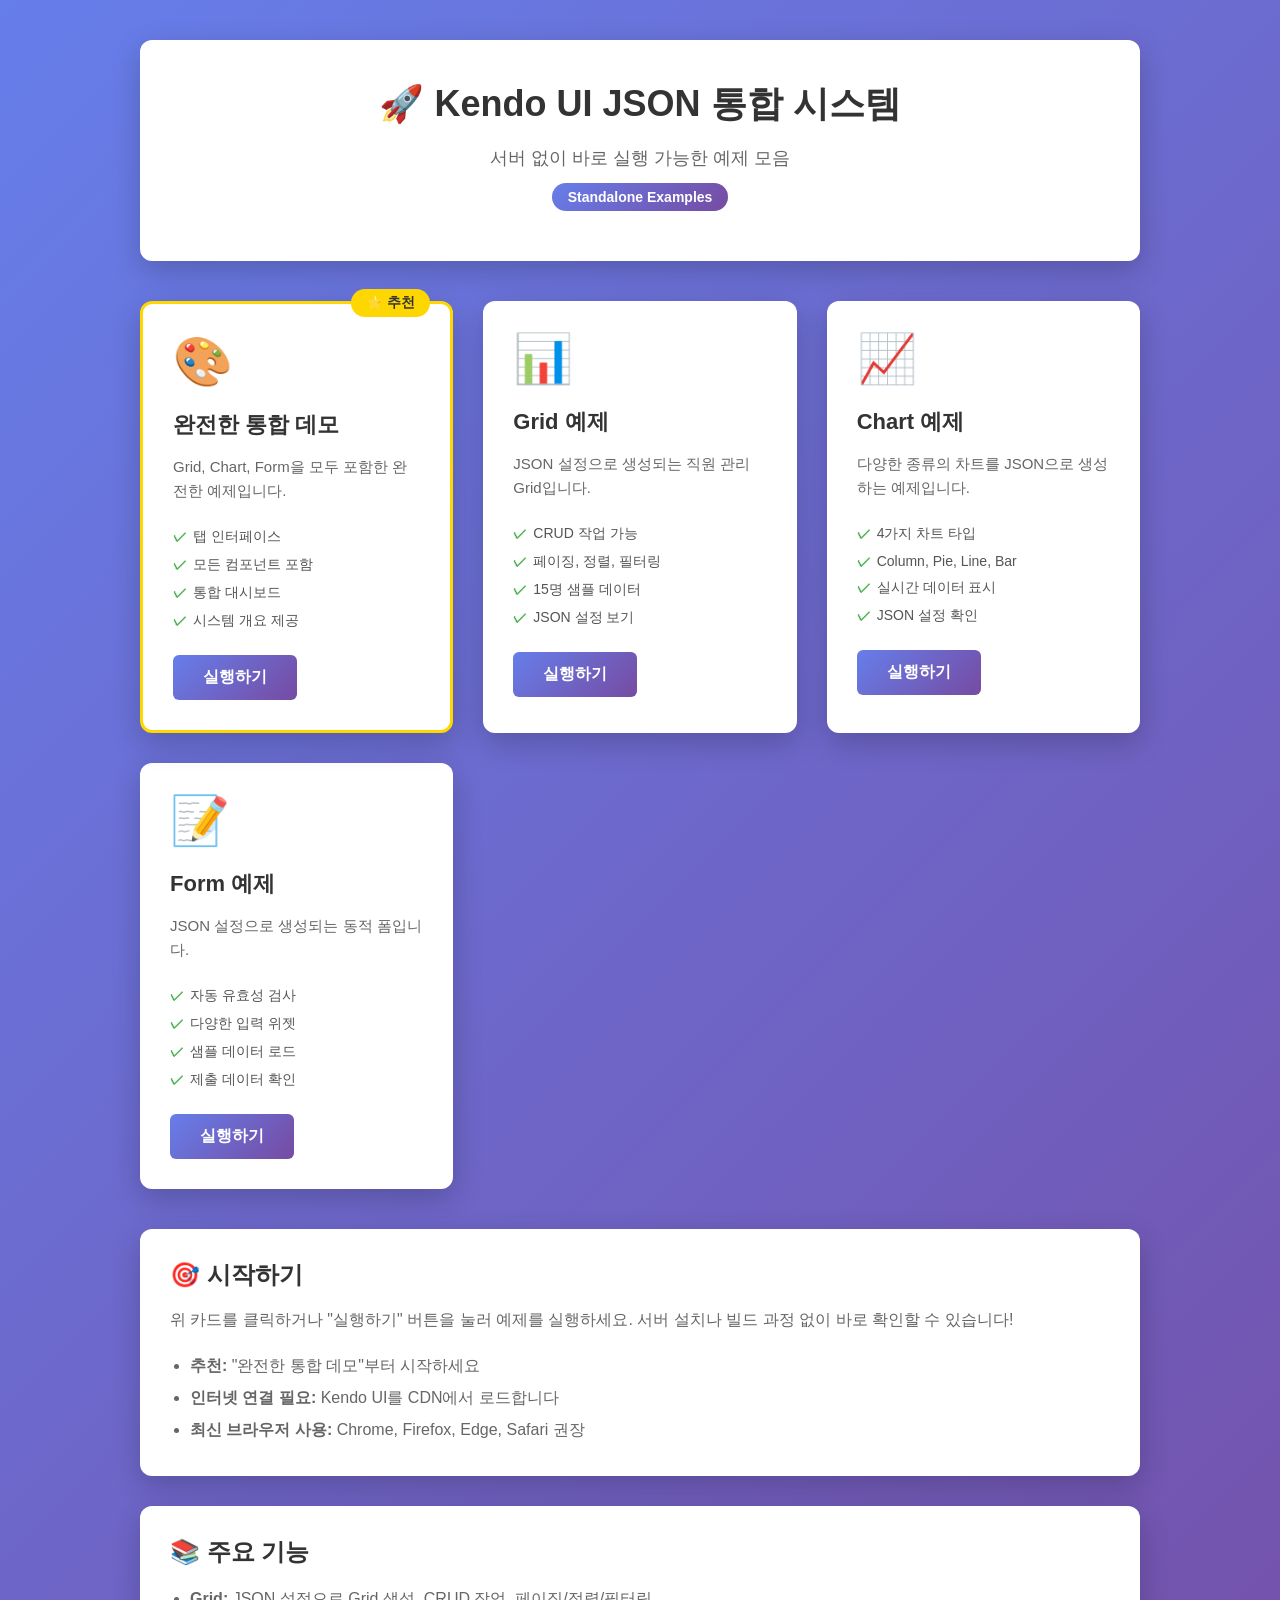
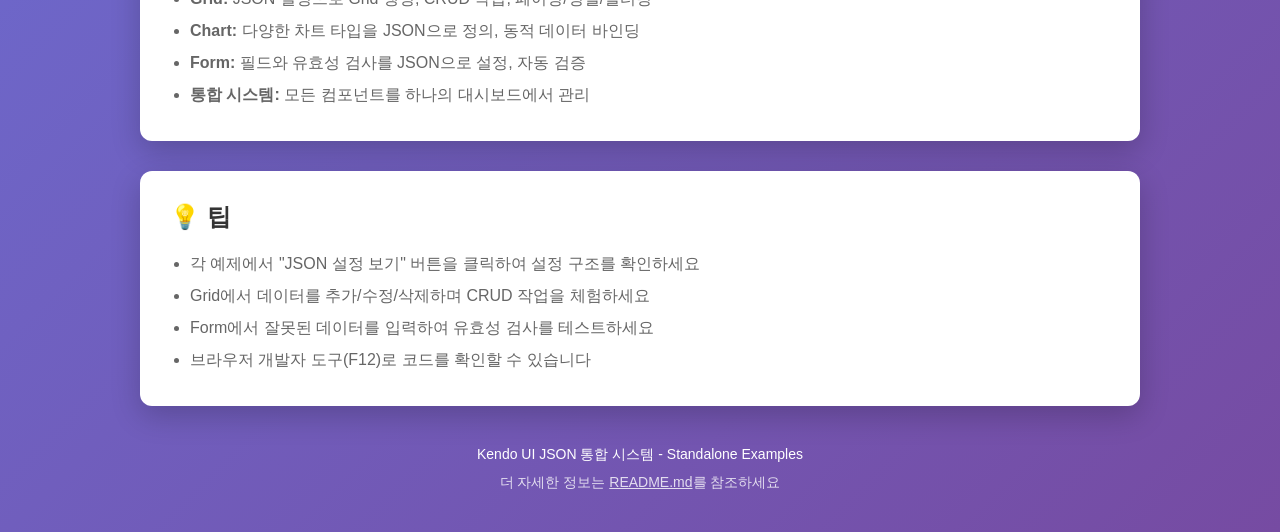
<file: examples/index.html>
<!DOCTYPE html>
<html lang="ko">
<head>
    <meta charset="UTF-8">
    <meta name="viewport" content="width=device-width, initial-scale=1.0">
    <title>Kendo UI JSON 통합 시스템 - 예제 모음</title>
    <style>
        * {
            margin: 0;
            padding: 0;
            box-sizing: border-box;
        }

        body {
            font-family: 'Segoe UI', Tahoma, Geneva, Verdana, sans-serif;
            background: linear-gradient(135deg, #667eea 0%, #764ba2 100%);
            min-height: 100vh;
            padding: 40px 20px;
        }

        .container {
            max-width: 1000px;
            margin: 0 auto;
        }

        .header {
            background-color: white;
            padding: 40px;
            border-radius: 12px;
            box-shadow: 0 10px 30px rgba(0,0,0,0.2);
            margin-bottom: 40px;
            text-align: center;
        }

        .header h1 {
            color: #333;
            font-size: 36px;
            margin-bottom: 15px;
        }

        .header p {
            color: #666;
            font-size: 18px;
            line-height: 1.6;
        }

        .badge {
            display: inline-block;
            padding: 6px 16px;
            background: linear-gradient(135deg, #667eea 0%, #764ba2 100%);
            color: white;
            border-radius: 20px;
            font-size: 14px;
            font-weight: 600;
            margin: 10px 0;
        }

        .examples-grid {
            display: grid;
            grid-template-columns: repeat(auto-fit, minmax(300px, 1fr));
            gap: 30px;
            margin-bottom: 40px;
        }

        .example-card {
            background-color: white;
            border-radius: 12px;
            padding: 30px;
            box-shadow: 0 10px 30px rgba(0,0,0,0.2);
            transition: transform 0.3s, box-shadow 0.3s;
            cursor: pointer;
        }

        .example-card:hover {
            transform: translateY(-5px);
            box-shadow: 0 15px 40px rgba(0,0,0,0.3);
        }

        .example-icon {
            font-size: 48px;
            margin-bottom: 20px;
        }

        .example-card h3 {
            color: #333;
            font-size: 22px;
            margin-bottom: 15px;
        }

        .example-card p {
            color: #666;
            font-size: 15px;
            line-height: 1.6;
            margin-bottom: 20px;
        }

        .example-card .features {
            list-style: none;
            margin-bottom: 20px;
        }

        .example-card .features li {
            color: #555;
            font-size: 14px;
            padding: 5px 0;
            padding-left: 20px;
            position: relative;
        }

        .example-card .features li:before {
            content: "✓";
            position: absolute;
            left: 0;
            color: #4CAF50;
            font-weight: bold;
        }

        .btn {
            display: inline-block;
            padding: 12px 30px;
            background: linear-gradient(135deg, #667eea 0%, #764ba2 100%);
            color: white;
            text-decoration: none;
            border-radius: 6px;
            font-weight: 600;
            transition: transform 0.2s;
        }

        .btn:hover {
            transform: scale(1.05);
        }

        .btn-secondary {
            background: #e0e0e0;
            color: #333;
        }

        .recommended {
            position: relative;
            border: 3px solid #FFD700;
        }

        .recommended:before {
            content: "⭐ 추천";
            position: absolute;
            top: -15px;
            right: 20px;
            background-color: #FFD700;
            color: #333;
            padding: 5px 15px;
            border-radius: 20px;
            font-weight: 600;
            font-size: 14px;
        }

        .info-section {
            background-color: white;
            border-radius: 12px;
            padding: 30px;
            box-shadow: 0 10px 30px rgba(0,0,0,0.2);
            margin-bottom: 30px;
        }

        .info-section h2 {
            color: #333;
            margin-bottom: 15px;
            font-size: 24px;
        }

        .info-section ul {
            color: #666;
            line-height: 2;
            padding-left: 20px;
        }

        .footer {
            text-align: center;
            color: white;
            margin-top: 40px;
            font-size: 14px;
        }
    </style>
</head>
<body>
    <div class="container">
        <div class="header">
            <h1>🚀 Kendo UI JSON 통합 시스템</h1>
            <p>서버 없이 바로 실행 가능한 예제 모음</p>
            <span class="badge">Standalone Examples</span>
        </div>

        <div class="examples-grid">
            <div class="example-card recommended" onclick="window.location.href='standalone-complete-demo.html'">
                <div class="example-icon">🎨</div>
                <h3>완전한 통합 데모</h3>
                <p>Grid, Chart, Form을 모두 포함한 완전한 예제입니다.</p>
                <ul class="features">
                    <li>탭 인터페이스</li>
                    <li>모든 컴포넌트 포함</li>
                    <li>통합 대시보드</li>
                    <li>시스템 개요 제공</li>
                </ul>
                <a href="standalone-complete-demo.html" class="btn">실행하기</a>
            </div>

            <div class="example-card" onclick="window.location.href='standalone-grid-example.html'">
                <div class="example-icon">📊</div>
                <h3>Grid 예제</h3>
                <p>JSON 설정으로 생성되는 직원 관리 Grid입니다.</p>
                <ul class="features">
                    <li>CRUD 작업 가능</li>
                    <li>페이징, 정렬, 필터링</li>
                    <li>15명 샘플 데이터</li>
                    <li>JSON 설정 보기</li>
                </ul>
                <a href="standalone-grid-example.html" class="btn">실행하기</a>
            </div>

            <div class="example-card" onclick="window.location.href='standalone-chart-example.html'">
                <div class="example-icon">📈</div>
                <h3>Chart 예제</h3>
                <p>다양한 종류의 차트를 JSON으로 생성하는 예제입니다.</p>
                <ul class="features">
                    <li>4가지 차트 타입</li>
                    <li>Column, Pie, Line, Bar</li>
                    <li>실시간 데이터 표시</li>
                    <li>JSON 설정 확인</li>
                </ul>
                <a href="standalone-chart-example.html" class="btn">실행하기</a>
            </div>

            <div class="example-card" onclick="window.location.href='standalone-form-example.html'">
                <div class="example-icon">📝</div>
                <h3>Form 예제</h3>
                <p>JSON 설정으로 생성되는 동적 폼입니다.</p>
                <ul class="features">
                    <li>자동 유효성 검사</li>
                    <li>다양한 입력 위젯</li>
                    <li>샘플 데이터 로드</li>
                    <li>제출 데이터 확인</li>
                </ul>
                <a href="standalone-form-example.html" class="btn">실행하기</a>
            </div>
        </div>

        <div class="info-section">
            <h2>🎯 시작하기</h2>
            <p style="color: #666; line-height: 1.8; margin-bottom: 15px;">
                위 카드를 클릭하거나 "실행하기" 버튼을 눌러 예제를 실행하세요.
                서버 설치나 빌드 과정 없이 바로 확인할 수 있습니다!
            </p>
            <ul>
                <li><strong>추천:</strong> "완전한 통합 데모"부터 시작하세요</li>
                <li><strong>인터넷 연결 필요:</strong> Kendo UI를 CDN에서 로드합니다</li>
                <li><strong>최신 브라우저 사용:</strong> Chrome, Firefox, Edge, Safari 권장</li>
            </ul>
        </div>

        <div class="info-section">
            <h2>📚 주요 기능</h2>
            <ul>
                <li><strong>Grid:</strong> JSON 설정으로 Grid 생성, CRUD 작업, 페이징/정렬/필터링</li>
                <li><strong>Chart:</strong> 다양한 차트 타입을 JSON으로 정의, 동적 데이터 바인딩</li>
                <li><strong>Form:</strong> 필드와 유효성 검사를 JSON으로 설정, 자동 검증</li>
                <li><strong>통합 시스템:</strong> 모든 컴포넌트를 하나의 대시보드에서 관리</li>
            </ul>
        </div>

        <div class="info-section">
            <h2>💡 팁</h2>
            <ul>
                <li>각 예제에서 "JSON 설정 보기" 버튼을 클릭하여 설정 구조를 확인하세요</li>
                <li>Grid에서 데이터를 추가/수정/삭제하며 CRUD 작업을 체험하세요</li>
                <li>Form에서 잘못된 데이터를 입력하여 유효성 검사를 테스트하세요</li>
                <li>브라우저 개발자 도구(F12)로 코드를 확인할 수 있습니다</li>
            </ul>
        </div>

        <div class="footer">
            <p>Kendo UI JSON 통합 시스템 - Standalone Examples</p>
            <p style="margin-top: 10px; opacity: 0.8;">
                더 자세한 정보는 <a href="README.md" style="color: white; text-decoration: underline;">README.md</a>를 참조하세요
            </p>
        </div>
    </div>
</body>
</html>
</file>
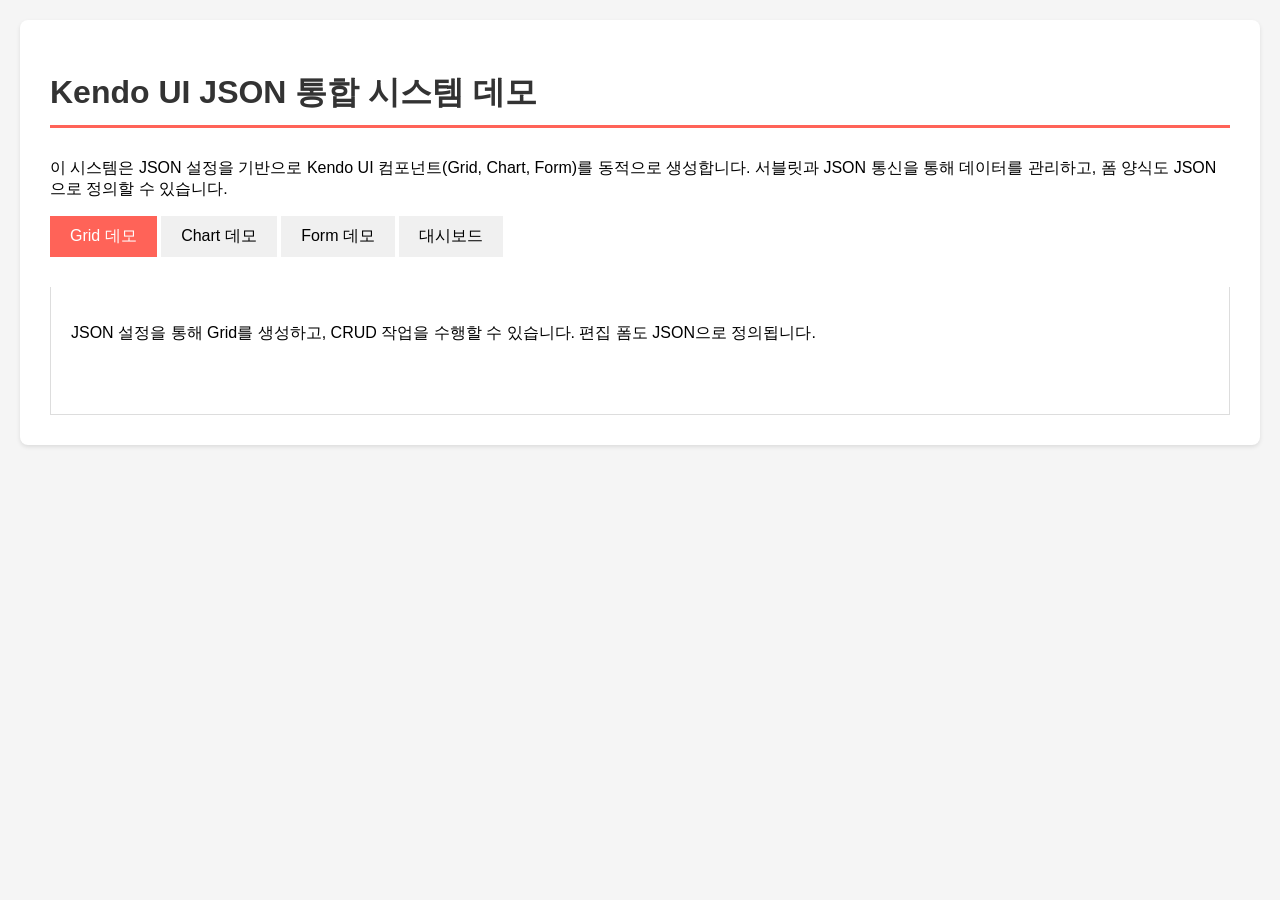
<file: src/main/webapp/index.html>
<!DOCTYPE html>
<html lang="ko">
<head>
    <meta charset="UTF-8">
    <meta name="viewport" content="width=device-width, initial-scale=1.0">
    <title>Kendo UI JSON 통합 시스템</title>

    <!-- Kendo UI CSS -->
    <link rel="stylesheet" href="https://kendo.cdn.telerik.com/2023.3.1114/styles/kendo.default-main.min.css" />

    <!-- Custom CSS -->
    <link rel="stylesheet" href="css/styles.css">
</head>
<body>
    <div class="container">
        <h1>Kendo UI JSON 통합 시스템 데모</h1>

        <p>
            이 시스템은 JSON 설정을 기반으로 Kendo UI 컴포넌트(Grid, Chart, Form)를 동적으로 생성합니다.
            서블릿과 JSON 통신을 통해 데이터를 관리하고, 폼 양식도 JSON으로 정의할 수 있습니다.
        </p>

        <div class="tabs">
            <button class="tab-button active" onclick="openTab(event, 'grid-tab')">Grid 데모</button>
            <button class="tab-button" onclick="openTab(event, 'chart-tab')">Chart 데모</button>
            <button class="tab-button" onclick="openTab(event, 'form-tab')">Form 데모</button>
            <button class="tab-button" onclick="openTab(event, 'dashboard-tab')">대시보드</button>
        </div>

        <div id="grid-tab" class="tab-content active">
            <div class="section">
                <p>JSON 설정을 통해 Grid를 생성하고, CRUD 작업을 수행할 수 있습니다. 편집 폼도 JSON으로 정의됩니다.</p>
                <div id="employeeGrid" class="grid-container"></div>
            </div>
        </div>

        <div id="chart-tab" class="tab-content">
            <div class="section">
                <p>JSON 설정을 통해 다양한 유형의 차트를 생성할 수 있습니다.</p>

                <div class="dashboard" style="grid-template-columns: 1fr;">
                    <div class="dashboard-item">
                        <div id="salesChart" class="chart-container"></div>
                    </div>

                    <div class="dashboard-item">
                        <div id="deptChart" class="chart-container"></div>
                    </div>
                </div>
            </div>
        </div>

        <div id="form-tab" class="tab-content">
            <div class="section">
                <p>JSON 설정을 통해 동적 폼을 생성하고, 유효성 검사를 수행할 수 있습니다.</p>
                <div id="userForm" class="form-container"></div>
            </div>
        </div>

        <div id="dashboard-tab" class="tab-content">
            <div class="section">
                <h2>통합 대시보드</h2>
                <p>Grid, Chart, Form을 한 페이지에 통합한 예시입니다.</p>

                <div class="dashboard">
                    <div class="dashboard-item">
                        <h3>월별 매출</h3>
                        <div id="dashboardSalesChart"></div>
                    </div>

                    <div class="dashboard-item">
                        <h3>부서별 인원</h3>
                        <div id="dashboardDeptChart"></div>
                    </div>
                </div>

                <div class="dashboard-item" style="margin-top: 30px;">
                    <div id="dashboardGrid"></div>
                </div>
            </div>
        </div>
    </div>

    <!-- jQuery -->
    <script src="https://code.jquery.com/jquery-3.7.0.min.js"></script>

    <!-- Kendo UI JS -->
    <script src="https://kendo.cdn.telerik.com/2023.3.1114/js/kendo.all.min.js"></script>

    <!-- Kendo UI 한국어 -->
    <script src="https://kendo.cdn.telerik.com/2023.3.1114/js/messages/kendo.messages.ko-KR.min.js"></script>

    <!-- Custom JS -->
    <script src="js/kendo-json-ui.js"></script>

    <script>
        // Kendo UI 한국어 설정
        kendo.culture("ko-KR");

        $(document).ready(function() {
            // Grid 탭
            KendoJsonUI.createGrid('employeeGrid', 'api/grid/config/employeeGrid');

            // Chart 탭
            KendoJsonUI.createChart('salesChart', 'api/chart/config/monthlySales');
            KendoJsonUI.createChart('deptChart', 'api/chart/config/departmentPie');

            // Form 탭
            KendoJsonUI.createForm('userForm', 'api/form/config/userRegistration');

            // Dashboard 탭
            KendoJsonUI.createChart('dashboardSalesChart', 'api/chart/config/monthlySales');
            KendoJsonUI.createChart('dashboardDeptChart', 'api/chart/config/departmentPie');
            KendoJsonUI.createGrid('dashboardGrid', 'api/grid/config/employeeGrid');
        });

        function openTab(evt, tabName) {
            var i, tabContent, tabButtons;

            tabContent = document.getElementsByClassName("tab-content");
            for (i = 0; i < tabContent.length; i++) {
                tabContent[i].classList.remove("active");
            }

            tabButtons = document.getElementsByClassName("tab-button");
            for (i = 0; i < tabButtons.length; i++) {
                tabButtons[i].classList.remove("active");
            }

            document.getElementById(tabName).classList.add("active");
            evt.currentTarget.classList.add("active");
        }
    </script>
</body>
</html>
</file>
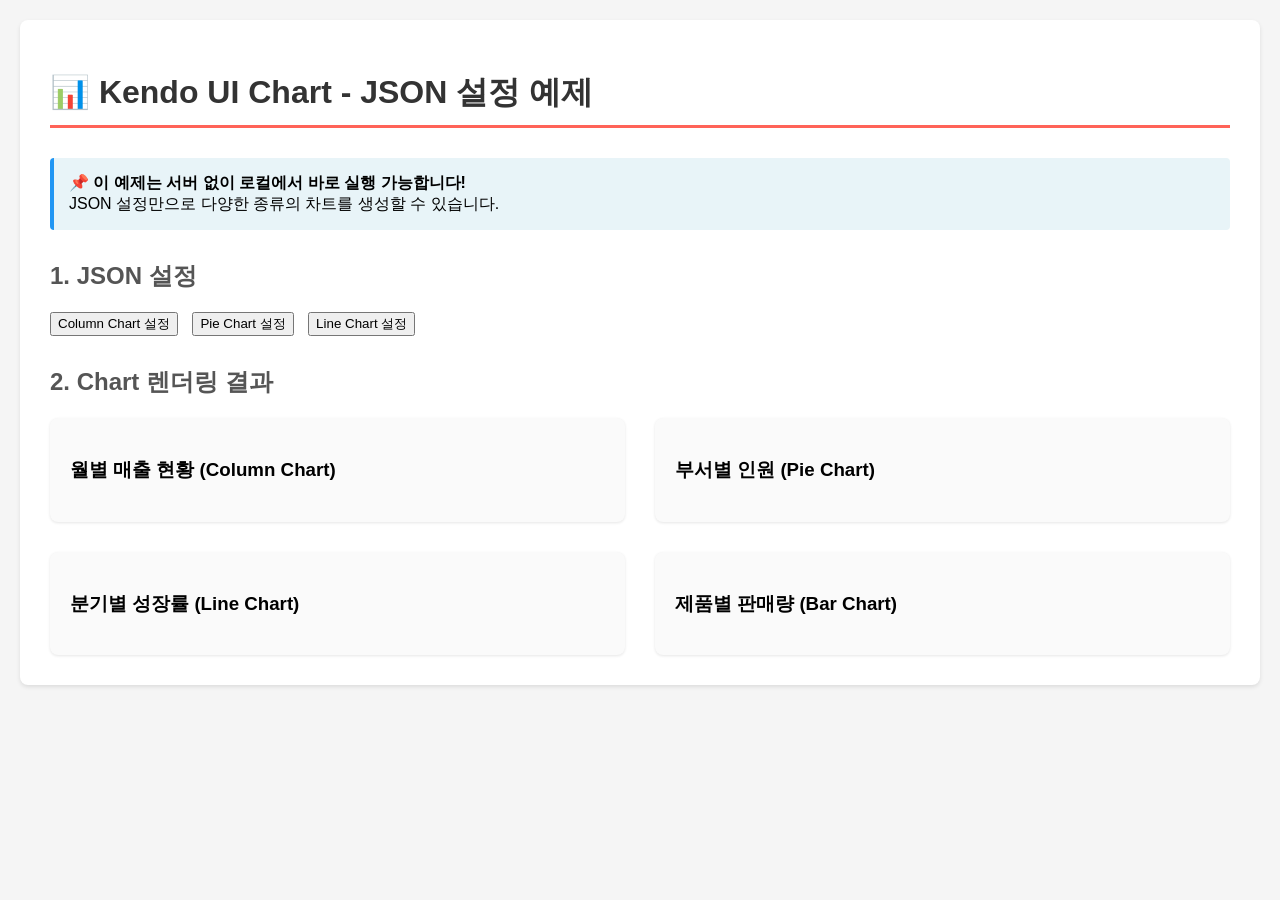
<file: examples/standalone-chart-example.html>
<!DOCTYPE html>
<html lang="ko">
<head>
    <meta charset="UTF-8">
    <meta name="viewport" content="width=device-width, initial-scale=1.0">
    <title>Kendo UI Chart - JSON 설정 예제 (Standalone)</title>

    <!-- Kendo UI CSS -->
    <link rel="stylesheet" href="https://kendo.cdn.telerik.com/2023.3.1114/styles/kendo.default-main.min.css" />

    <style>
        body {
            font-family: 'Segoe UI', Tahoma, Geneva, Verdana, sans-serif;
            margin: 0;
            padding: 20px;
            background-color: #f5f5f5;
        }

        .container {
            max-width: 1200px;
            margin: 0 auto;
            background-color: white;
            padding: 30px;
            border-radius: 8px;
            box-shadow: 0 2px 4px rgba(0, 0, 0, 0.1);
        }

        h1 {
            color: #333;
            border-bottom: 3px solid #ff6358;
            padding-bottom: 10px;
            margin-bottom: 30px;
        }

        h2 {
            color: #555;
            margin-top: 30px;
            margin-bottom: 15px;
        }

        .info-box {
            background-color: #e8f4f8;
            border-left: 4px solid #2196F3;
            padding: 15px;
            margin: 20px 0;
            border-radius: 4px;
        }

        .code-box {
            background-color: #f5f5f5;
            border: 1px solid #ddd;
            padding: 15px;
            margin: 15px 0;
            border-radius: 4px;
            overflow-x: auto;
        }

        pre {
            margin: 0;
            white-space: pre-wrap;
            word-wrap: break-word;
        }

        .chart-grid {
            display: grid;
            grid-template-columns: 1fr 1fr;
            gap: 30px;
            margin-top: 20px;
        }

        .chart-item {
            background-color: #fafafa;
            padding: 20px;
            border-radius: 8px;
            box-shadow: 0 1px 3px rgba(0,0,0,0.1);
        }

        .button-container {
            margin: 20px 0;
        }

        .k-button {
            margin-right: 10px;
        }

        @media (max-width: 768px) {
            .chart-grid {
                grid-template-columns: 1fr;
            }
        }
    </style>
</head>
<body>
    <div class="container">
        <h1>📊 Kendo UI Chart - JSON 설정 예제</h1>

        <div class="info-box">
            <strong>📌 이 예제는 서버 없이 로컬에서 바로 실행 가능합니다!</strong><br>
            JSON 설정만으로 다양한 종류의 차트를 생성할 수 있습니다.
        </div>

        <h2>1. JSON 설정</h2>
        <div class="button-container">
            <button class="k-button k-button-solid-primary" onclick="showConfig('column')">Column Chart 설정</button>
            <button class="k-button k-button-solid-primary" onclick="showConfig('pie')">Pie Chart 설정</button>
            <button class="k-button k-button-solid-primary" onclick="showConfig('line')">Line Chart 설정</button>
        </div>

        <h2>2. Chart 렌더링 결과</h2>
        <div class="chart-grid">
            <div class="chart-item">
                <h3>월별 매출 현황 (Column Chart)</h3>
                <div id="salesChart"></div>
            </div>

            <div class="chart-item">
                <h3>부서별 인원 (Pie Chart)</h3>
                <div id="deptChart"></div>
            </div>

            <div class="chart-item">
                <h3>분기별 성장률 (Line Chart)</h3>
                <div id="growthChart"></div>
            </div>

            <div class="chart-item">
                <h3>제품별 판매량 (Bar Chart)</h3>
                <div id="productChart"></div>
            </div>
        </div>
    </div>

    <!-- jQuery -->
    <script src="https://code.jquery.com/jquery-3.7.0.min.js"></script>

    <!-- Kendo UI JS -->
    <script src="https://kendo.cdn.telerik.com/2023.3.1114/js/kendo.all.min.js"></script>

    <!-- Kendo UI 한국어 -->
    <script src="https://kendo.cdn.telerik.com/2023.3.1114/js/messages/kendo.messages.ko-KR.min.js"></script>

    <script>
        // Kendo UI 한국어 설정
        kendo.culture("ko-KR");

        // Column Chart JSON 설정
        const columnChartConfig = {
            "id": "salesChart",
            "title": "월별 매출 현황",
            "chartType": "column",
            "series": [{
                "type": "column",
                "field": "sales",
                "name": "매출",
                "color": "#4CAF50"
            }],
            "categoryAxis": {
                "field": "month"
            },
            "valueAxis": {
                "title": "매출액 (원)",
                "format": "{0:c}"
            }
        };

        // Pie Chart JSON 설정
        const pieChartConfig = {
            "id": "deptChart",
            "title": "부서별 인원",
            "chartType": "pie",
            "series": [{
                "type": "pie",
                "field": "count",
                "categoryField": "department"
            }],
            "legend": {
                "position": "right"
            }
        };

        // Line Chart JSON 설정
        const lineChartConfig = {
            "id": "growthChart",
            "title": "분기별 성장률",
            "chartType": "line",
            "series": [{
                "type": "line",
                "field": "rate",
                "name": "성장률 (%)",
                "color": "#2196F3"
            }],
            "categoryAxis": {
                "field": "quarter"
            },
            "valueAxis": {
                "title": "성장률 (%)"
            }
        };

        // Bar Chart JSON 설정
        const barChartConfig = {
            "id": "productChart",
            "title": "제품별 판매량",
            "chartType": "bar",
            "series": [{
                "type": "bar",
                "field": "sales",
                "name": "판매량",
                "color": "#FF9800"
            }],
            "categoryAxis": {
                "field": "product"
            }
        };

        // Mock 데이터
        const salesData = [
            {"month": "1월", "sales": 45000000},
            {"month": "2월", "sales": 52000000},
            {"month": "3월", "sales": 48000000},
            {"month": "4월", "sales": 61000000},
            {"month": "5월", "sales": 58000000},
            {"month": "6월", "sales": 67000000},
            {"month": "7월", "sales": 72000000},
            {"month": "8월", "sales": 68000000},
            {"month": "9월", "sales": 75000000},
            {"month": "10월", "sales": 81000000},
            {"month": "11월", "sales": 78000000},
            {"month": "12월", "sales": 95000000}
        ];

        const deptData = [
            {"department": "개발팀", "count": 6},
            {"department": "디자인팀", "count": 3},
            {"department": "마케팅팀", "count": 3},
            {"department": "인사팀", "count": 3}
        ];

        const growthData = [
            {"quarter": "Q1", "rate": 5.2},
            {"quarter": "Q2", "rate": 7.8},
            {"quarter": "Q3", "rate": 12.5},
            {"quarter": "Q4", "rate": 15.3}
        ];

        const productData = [
            {"product": "제품 A", "sales": 450},
            {"product": "제품 B", "sales": 380},
            {"product": "제품 C", "sales": 520},
            {"product": "제품 D", "sales": 290},
            {"product": "제품 E", "sales": 410}
        ];

        // Chart 생성 함수
        function createChartFromJson(config, data) {
            const container = $('#' + config.id);

            const chartOptions = {
                title: {
                    text: config.title
                },
                dataSource: data,
                series: config.series.map(s => ({
                    type: s.type,
                    field: s.field,
                    categoryField: s.categoryField,
                    name: s.name,
                    color: s.color,
                    labels: {
                        visible: config.chartType === 'pie',
                        template: config.chartType === 'pie' ?
                            "#= category # - #= value #명" : undefined
                    }
                })),
                legend: {
                    visible: true,
                    position: config.legend ? config.legend.position : 'bottom'
                },
                tooltip: {
                    visible: true,
                    template: config.chartType === 'pie' ?
                        "#= category #: #= value #명" :
                        "#= series.name #: #= value #"
                }
            };

            // Category Axis (Pie 차트는 제외)
            if (config.categoryAxis && config.chartType !== 'pie') {
                chartOptions.categoryAxis = {
                    field: config.categoryAxis.field,
                    title: {
                        text: config.categoryAxis.title
                    }
                };
            }

            // Value Axis
            if (config.valueAxis) {
                chartOptions.valueAxis = {
                    title: {
                        text: config.valueAxis.title
                    },
                    labels: {
                        format: config.valueAxis.format
                    }
                };
            }

            container.kendoChart(chartOptions);
        }

        // 페이지 로드 시 모든 차트 생성
        $(document).ready(function() {
            createChartFromJson(columnChartConfig, salesData);
            createChartFromJson(pieChartConfig, deptData);
            createChartFromJson(lineChartConfig, growthData);
            createChartFromJson(barChartConfig, productData);
        });

        // JSON 설정 보기
        function showConfig(type) {
            let config;
            switch(type) {
                case 'column':
                    config = columnChartConfig;
                    break;
                case 'pie':
                    config = pieChartConfig;
                    break;
                case 'line':
                    config = lineChartConfig;
                    break;
            }
            kendo.alert('<pre style="max-height:400px;overflow:auto;">' +
                JSON.stringify(config, null, 2) + '</pre>');
        }
    </script>
</body>
</html>
</file>
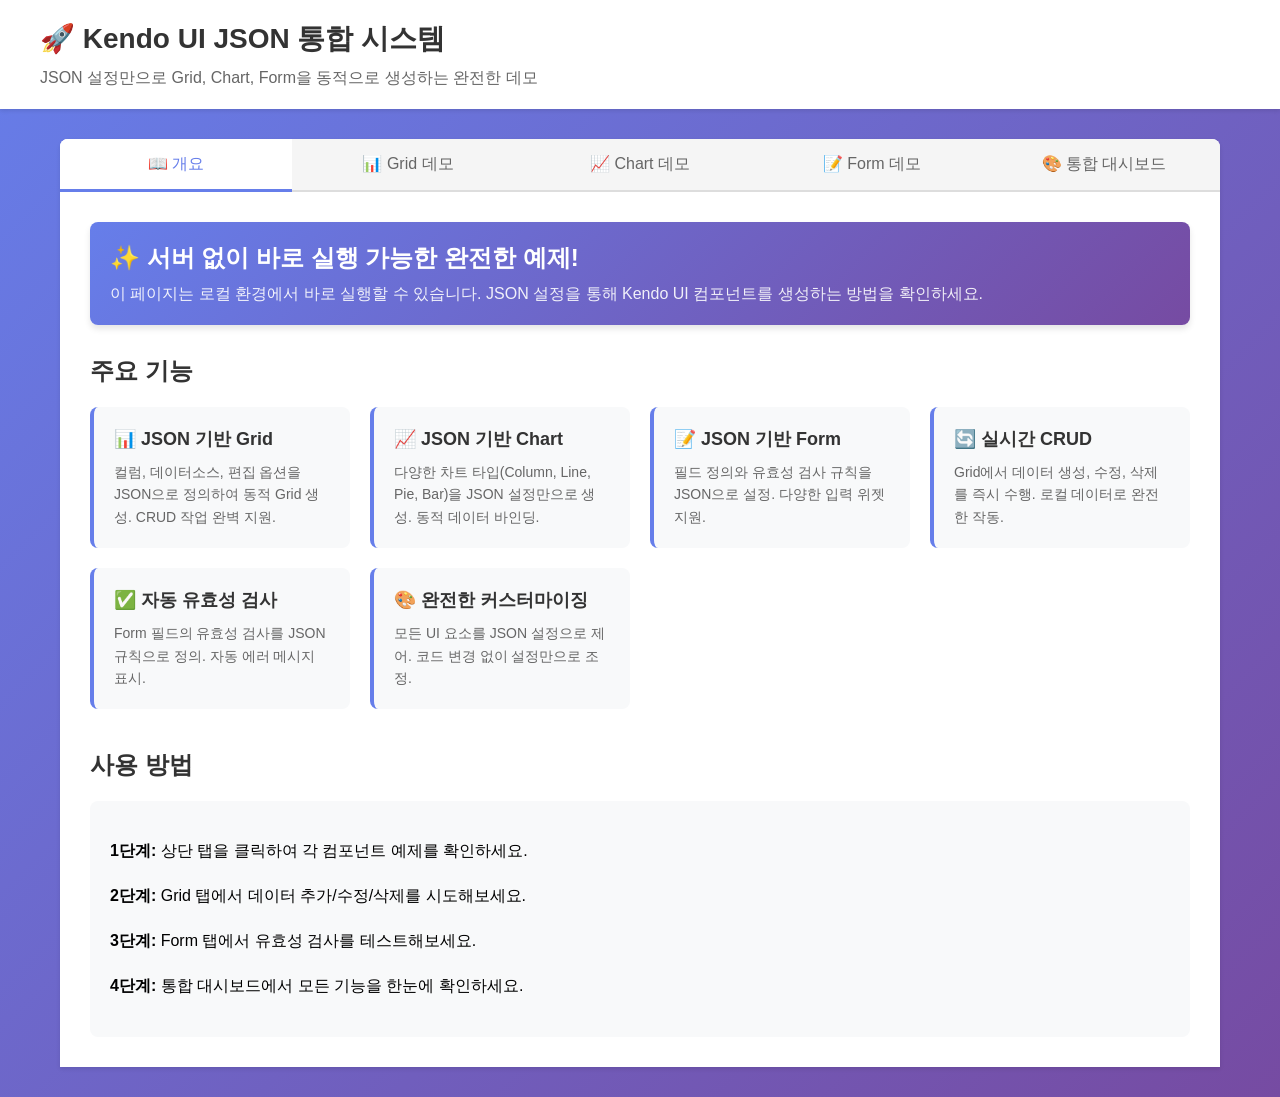
<file: examples/standalone-complete-demo.html>
<!DOCTYPE html>
<html lang="ko">
<head>
    <meta charset="UTF-8">
    <meta name="viewport" content="width=device-width, initial-scale=1.0">
    <title>Kendo UI JSON 통합 시스템 - 완전한 데모 (Standalone)</title>

    <!-- Kendo UI CSS -->
    <link rel="stylesheet" href="https://kendo.cdn.telerik.com/2023.3.1114/styles/kendo.default-main.min.css" />

    <style>
        * {
            box-sizing: border-box;
        }

        body {
            font-family: 'Segoe UI', Tahoma, Geneva, Verdana, sans-serif;
            margin: 0;
            padding: 0;
            background: linear-gradient(135deg, #667eea 0%, #764ba2 100%);
            min-height: 100vh;
        }

        .header {
            background-color: white;
            padding: 20px;
            box-shadow: 0 2px 4px rgba(0,0,0,0.1);
        }

        .header-content {
            max-width: 1200px;
            margin: 0 auto;
        }

        .header h1 {
            margin: 0;
            color: #333;
            font-size: 28px;
        }

        .header p {
            margin: 10px 0 0 0;
            color: #666;
        }

        .container {
            max-width: 1200px;
            margin: 30px auto;
            padding: 0 20px;
        }

        .tabs {
            background-color: white;
            border-radius: 8px 8px 0 0;
            overflow: hidden;
            box-shadow: 0 2px 4px rgba(0,0,0,0.1);
        }

        .tab-buttons {
            display: flex;
            background-color: #f5f5f5;
            border-bottom: 2px solid #ddd;
        }

        .tab-button {
            flex: 1;
            padding: 15px 20px;
            background-color: transparent;
            border: none;
            cursor: pointer;
            font-size: 16px;
            font-weight: 500;
            color: #666;
            transition: all 0.3s;
            position: relative;
        }

        .tab-button:hover {
            background-color: #e0e0e0;
            color: #333;
        }

        .tab-button.active {
            background-color: white;
            color: #667eea;
        }

        .tab-button.active::after {
            content: '';
            position: absolute;
            bottom: -2px;
            left: 0;
            right: 0;
            height: 3px;
            background-color: #667eea;
        }

        .tab-content {
            display: none;
            padding: 30px;
            background-color: white;
            border-radius: 0 0 8px 8px;
            min-height: 600px;
        }

        .tab-content.active {
            display: block;
        }

        .info-banner {
            background: linear-gradient(135deg, #667eea 0%, #764ba2 100%);
            color: white;
            padding: 20px;
            border-radius: 8px;
            margin-bottom: 30px;
            box-shadow: 0 4px 6px rgba(0,0,0,0.1);
        }

        .info-banner h2 {
            margin: 0 0 10px 0;
            font-size: 24px;
        }

        .info-banner p {
            margin: 0;
            opacity: 0.9;
        }

        .chart-grid {
            display: grid;
            grid-template-columns: repeat(auto-fit, minmax(500px, 1fr));
            gap: 30px;
            margin-top: 20px;
        }

        .chart-item {
            background-color: #fafafa;
            padding: 20px;
            border-radius: 8px;
            box-shadow: 0 2px 4px rgba(0,0,0,0.05);
        }

        .chart-item h3 {
            margin: 0 0 15px 0;
            color: #333;
        }

        .k-grid {
            border-radius: 4px;
            overflow: hidden;
        }

        .k-grid-header .k-header {
            background-color: #667eea;
            color: white;
            font-weight: 600;
        }

        .features-grid {
            display: grid;
            grid-template-columns: repeat(auto-fit, minmax(250px, 1fr));
            gap: 20px;
            margin-top: 20px;
        }

        .feature-card {
            background-color: #f8f9fa;
            padding: 20px;
            border-radius: 8px;
            border-left: 4px solid #667eea;
        }

        .feature-card h4 {
            margin: 0 0 10px 0;
            color: #333;
            font-size: 18px;
        }

        .feature-card p {
            margin: 0;
            color: #666;
            font-size: 14px;
            line-height: 1.6;
        }

        .badge {
            display: inline-block;
            padding: 4px 12px;
            background-color: #667eea;
            color: white;
            border-radius: 12px;
            font-size: 12px;
            font-weight: 600;
            margin-left: 10px;
        }

        @media (max-width: 768px) {
            .tab-buttons {
                flex-direction: column;
            }

            .chart-grid {
                grid-template-columns: 1fr;
            }
        }
    </style>
</head>
<body>
    <div class="header">
        <div class="header-content">
            <h1>🚀 Kendo UI JSON 통합 시스템</h1>
            <p>JSON 설정만으로 Grid, Chart, Form을 동적으로 생성하는 완전한 데모</p>
        </div>
    </div>

    <div class="container">
        <div class="tabs">
            <div class="tab-buttons">
                <button class="tab-button active" onclick="openTab(event, 'overview')">
                    📖 개요
                </button>
                <button class="tab-button" onclick="openTab(event, 'grid')">
                    📊 Grid 데모
                </button>
                <button class="tab-button" onclick="openTab(event, 'chart')">
                    📈 Chart 데모
                </button>
                <button class="tab-button" onclick="openTab(event, 'form')">
                    📝 Form 데모
                </button>
                <button class="tab-button" onclick="openTab(event, 'dashboard')">
                    🎨 통합 대시보드
                </button>
            </div>

            <!-- 개요 탭 -->
            <div id="overview" class="tab-content active">
                <div class="info-banner">
                    <h2>✨ 서버 없이 바로 실행 가능한 완전한 예제!</h2>
                    <p>이 페이지는 로컬 환경에서 바로 실행할 수 있습니다. JSON 설정을 통해 Kendo UI 컴포넌트를 생성하는 방법을 확인하세요.</p>
                </div>

                <h2 style="color: #333; margin-bottom: 20px;">주요 기능</h2>

                <div class="features-grid">
                    <div class="feature-card">
                        <h4>📊 JSON 기반 Grid</h4>
                        <p>컬럼, 데이터소스, 편집 옵션을 JSON으로 정의하여 동적 Grid 생성. CRUD 작업 완벽 지원.</p>
                    </div>

                    <div class="feature-card">
                        <h4>📈 JSON 기반 Chart</h4>
                        <p>다양한 차트 타입(Column, Line, Pie, Bar)을 JSON 설정만으로 생성. 동적 데이터 바인딩.</p>
                    </div>

                    <div class="feature-card">
                        <h4>📝 JSON 기반 Form</h4>
                        <p>필드 정의와 유효성 검사 규칙을 JSON으로 설정. 다양한 입력 위젯 지원.</p>
                    </div>

                    <div class="feature-card">
                        <h4>🔄 실시간 CRUD</h4>
                        <p>Grid에서 데이터 생성, 수정, 삭제를 즉시 수행. 로컬 데이터로 완전한 작동.</p>
                    </div>

                    <div class="feature-card">
                        <h4>✅ 자동 유효성 검사</h4>
                        <p>Form 필드의 유효성 검사를 JSON 규칙으로 정의. 자동 에러 메시지 표시.</p>
                    </div>

                    <div class="feature-card">
                        <h4>🎨 완전한 커스터마이징</h4>
                        <p>모든 UI 요소를 JSON 설정으로 제어. 코드 변경 없이 설정만으로 조정.</p>
                    </div>
                </div>

                <h2 style="color: #333; margin-top: 40px; margin-bottom: 20px;">사용 방법</h2>

                <div style="background-color: #f8f9fa; padding: 20px; border-radius: 8px; line-height: 1.8;">
                    <p><strong>1단계:</strong> 상단 탭을 클릭하여 각 컴포넌트 예제를 확인하세요.</p>
                    <p><strong>2단계:</strong> Grid 탭에서 데이터 추가/수정/삭제를 시도해보세요.</p>
                    <p><strong>3단계:</strong> Form 탭에서 유효성 검사를 테스트해보세요.</p>
                    <p><strong>4단계:</strong> 통합 대시보드에서 모든 기능을 한눈에 확인하세요.</p>
                </div>
            </div>

            <!-- Grid 탭 -->
            <div id="grid" class="tab-content">
                <div class="info-banner">
                    <h2>📊 Grid 데모</h2>
                    <p>JSON 설정으로 생성된 직원 관리 Grid입니다. 추가, 수정, 삭제를 자유롭게 시도해보세요!</p>
                </div>
                <div id="employeeGrid"></div>
            </div>

            <!-- Chart 탭 -->
            <div id="chart" class="tab-content">
                <div class="info-banner">
                    <h2>📈 Chart 데모</h2>
                    <p>다양한 차트 타입을 JSON 설정으로 생성한 예제입니다.</p>
                </div>
                <div class="chart-grid">
                    <div class="chart-item">
                        <h3>월별 매출 현황 (Column Chart)</h3>
                        <div id="salesChart"></div>
                    </div>
                    <div class="chart-item">
                        <h3>부서별 인원 (Pie Chart)</h3>
                        <div id="deptChart"></div>
                    </div>
                </div>
            </div>

            <!-- Form 탭 -->
            <div id="form" class="tab-content">
                <div class="info-banner">
                    <h2>📝 Form 데모</h2>
                    <p>JSON 설정으로 생성된 사용자 등록 폼입니다. 유효성 검사를 확인해보세요!</p>
                </div>
                <div id="userForm"></div>
            </div>

            <!-- 통합 대시보드 탭 -->
            <div id="dashboard" class="tab-content">
                <div class="info-banner">
                    <h2>🎨 통합 대시보드</h2>
                    <p>Grid, Chart를 한 페이지에 통합한 대시보드 예제입니다.</p>
                </div>
                <div class="chart-grid" style="margin-bottom: 30px;">
                    <div class="chart-item">
                        <h3>월별 매출</h3>
                        <div id="dashSalesChart"></div>
                    </div>
                    <div class="chart-item">
                        <h3>부서별 인원</h3>
                        <div id="dashDeptChart"></div>
                    </div>
                </div>
                <div id="dashGrid"></div>
            </div>
        </div>
    </div>

    <!-- jQuery -->
    <script src="https://code.jquery.com/jquery-3.7.0.min.js"></script>

    <!-- Kendo UI JS -->
    <script src="https://kendo.cdn.telerik.com/2023.3.1114/js/kendo.all.min.js"></script>

    <!-- Kendo UI 한국어 -->
    <script src="https://kendo.cdn.telerik.com/2023.3.1114/js/messages/kendo.messages.ko-KR.min.js"></script>

    <script src="kendo-json-ui-standalone.js"></script>
    <script>
        // Kendo UI 한국어 설정
        kendo.culture("ko-KR");

        // 탭 전환 함수
        function openTab(evt, tabName) {
            const tabContents = document.getElementsByClassName("tab-content");
            for (let i = 0; i < tabContents.length; i++) {
                tabContents[i].classList.remove("active");
            }

            const tabButtons = document.getElementsByClassName("tab-button");
            for (let i = 0; i < tabButtons.length; i++) {
                tabButtons[i].classList.remove("active");
            }

            document.getElementById(tabName).classList.add("active");
            evt.currentTarget.classList.add("active");
        }

        // 페이지 로드 시 모든 컴포넌트 생성
        $(document).ready(function() {
            // Grid
            KendoJsonUI.createGrid('employeeGrid', KendoJsonUI.configs.gridConfig, KendoJsonUI.data.employeeData);
            KendoJsonUI.createGrid('dashGrid', KendoJsonUI.configs.gridConfig, KendoJsonUI.data.employeeData);

            // Charts
            KendoJsonUI.createChart('salesChart', KendoJsonUI.configs.salesChartConfig, KendoJsonUI.data.salesData);
            KendoJsonUI.createChart('deptChart', KendoJsonUI.configs.deptChartConfig, KendoJsonUI.data.deptData);
            KendoJsonUI.createChart('dashSalesChart', KendoJsonUI.configs.salesChartConfig, KendoJsonUI.data.salesData);
            KendoJsonUI.createChart('dashDeptChart', KendoJsonUI.configs.deptChartConfig, KendoJsonUI.data.deptData);

            // Form
            KendoJsonUI.createForm('userForm', KendoJsonUI.configs.formConfig);
        });
    </script>
</body>
</html>
</file>
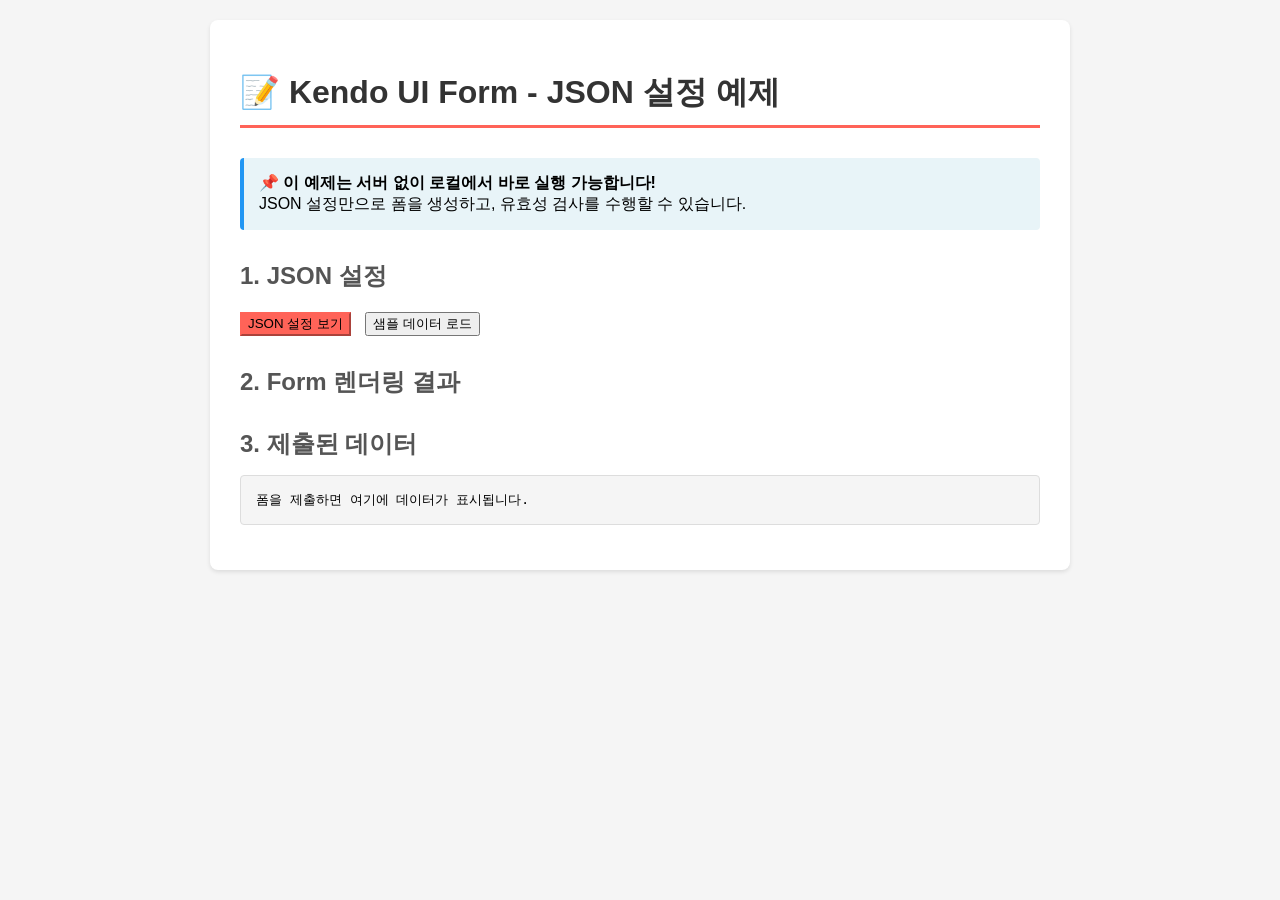
<file: examples/standalone-form-example.html>
<!DOCTYPE html>
<html lang="ko">
<head>
    <meta charset="UTF-8">
    <meta name="viewport" content="width=device-width, initial-scale=1.0">
    <title>Kendo UI Form - JSON 설정 예제 (Standalone)</title>

    <!-- Kendo UI CSS -->
    <link rel="stylesheet" href="https://kendo.cdn.telerik.com/2023.3.1114/styles/kendo.default-main.min.css" />

    <style>
        body {
            font-family: 'Segoe UI', Tahoma, Geneva, Verdana, sans-serif;
            margin: 0;
            padding: 20px;
            background-color: #f5f5f5;
        }

        .container {
            max-width: 800px;
            margin: 0 auto;
            background-color: white;
            padding: 30px;
            border-radius: 8px;
            box-shadow: 0 2px 4px rgba(0, 0, 0, 0.1);
        }

        h1 {
            color: #333;
            border-bottom: 3px solid #ff6358;
            padding-bottom: 10px;
            margin-bottom: 30px;
        }

        h2 {
            color: #555;
            margin-top: 30px;
            margin-bottom: 15px;
        }

        .info-box {
            background-color: #e8f4f8;
            border-left: 4px solid #2196F3;
            padding: 15px;
            margin: 20px 0;
            border-radius: 4px;
        }

        .success-box {
            background-color: #e8f5e9;
            border-left: 4px solid #4CAF50;
            padding: 15px;
            margin: 20px 0;
            border-radius: 4px;
            display: none;
        }

        .code-box {
            background-color: #f5f5f5;
            border: 1px solid #ddd;
            padding: 15px;
            margin: 15px 0;
            border-radius: 4px;
            overflow-x: auto;
        }

        pre {
            margin: 0;
            white-space: pre-wrap;
            word-wrap: break-word;
        }

        .k-form {
            max-width: 600px;
            margin: 20px auto;
            padding: 30px;
            background-color: #fafafa;
            border-radius: 8px;
        }

        .k-form-field {
            margin-bottom: 20px;
        }

        .k-form-label {
            display: block;
            margin-bottom: 8px;
            font-weight: 500;
            color: #333;
        }

        .k-required {
            color: #ff6358;
            margin-left: 4px;
        }

        .k-form-field-wrap input,
        .k-form-field-wrap textarea,
        .k-form-field-wrap select {
            width: 100%;
            box-sizing: border-box;
        }

        .k-form-buttons {
            margin-top: 30px;
            text-align: right;
        }

        .k-form-buttons button {
            margin-left: 10px;
        }

        .k-button-solid-primary {
            background-color: #ff6358;
            border-color: #ff6358;
        }

        .k-button-solid-primary:hover {
            background-color: #e55347;
            border-color: #e55347;
        }

        .button-container {
            margin: 20px 0;
        }

        .k-button {
            margin-right: 10px;
        }
    </style>
</head>
<body>
    <div class="container">
        <h1>📝 Kendo UI Form - JSON 설정 예제</h1>

        <div class="info-box">
            <strong>📌 이 예제는 서버 없이 로컬에서 바로 실행 가능합니다!</strong><br>
            JSON 설정만으로 폼을 생성하고, 유효성 검사를 수행할 수 있습니다.
        </div>

        <div class="success-box" id="successMessage">
            <strong>✅ 폼이 성공적으로 제출되었습니다!</strong><br>
            제출된 데이터는 아래 콘솔에서 확인할 수 있습니다.
        </div>

        <h2>1. JSON 설정</h2>
        <div class="button-container">
            <button class="k-button k-button-solid-primary" onclick="showConfig()">JSON 설정 보기</button>
            <button class="k-button k-button-solid-base" onclick="loadSampleData()">샘플 데이터 로드</button>
        </div>

        <h2>2. Form 렌더링 결과</h2>
        <div id="userForm"></div>

        <h2>3. 제출된 데이터</h2>
        <div class="code-box">
            <pre id="submittedData">폼을 제출하면 여기에 데이터가 표시됩니다.</pre>
        </div>
    </div>

    <!-- jQuery -->
    <script src="https://code.jquery.com/jquery-3.7.0.min.js"></script>

    <!-- Kendo UI JS -->
    <script src="https://kendo.cdn.telerik.com/2023.3.1114/js/kendo.all.min.js"></script>

    <!-- Kendo UI 한국어 -->
    <script src="https://kendo.cdn.telerik.com/2023.3.1114/js/messages/kendo.messages.ko-KR.min.js"></script>

    <script>
        // Kendo UI 한국어 설정
        kendo.culture("ko-KR");

        // Form JSON 설정
        const formConfig = {
            "id": "userRegistration",
            "title": "사용자 등록",
            "fields": [
                {
                    "name": "username",
                    "label": "사용자명",
                    "type": "text",
                    "required": true,
                    "placeholder": "사용자명을 입력하세요",
                    "validationRules": {
                        "minLength": 3,
                        "maxLength": 20,
                        "message": "사용자명은 3-20자 사이여야 합니다"
                    }
                },
                {
                    "name": "email",
                    "label": "이메일",
                    "type": "text",
                    "required": true,
                    "placeholder": "email@example.com",
                    "validationRules": {
                        "pattern": "^[a-zA-Z0-9._%+-]+@[a-zA-Z0-9.-]+\\.[a-zA-Z]{2,}$",
                        "message": "올바른 이메일 주소를 입력하세요"
                    }
                },
                {
                    "name": "age",
                    "label": "나이",
                    "type": "number",
                    "editor": {
                        "widget": "numerictextbox",
                        "step": 1,
                        "decimals": 0,
                        "min": 18,
                        "max": 100
                    },
                    "validationRules": {
                        "min": 18,
                        "max": 100,
                        "message": "나이는 18-100 사이여야 합니다"
                    }
                },
                {
                    "name": "gender",
                    "label": "성별",
                    "type": "dropdown",
                    "editor": {
                        "widget": "dropdownlist",
                        "options": [
                            {"text": "남성", "value": "male"},
                            {"text": "여성", "value": "female"},
                            {"text": "기타", "value": "other"}
                        ]
                    }
                },
                {
                    "name": "birthDate",
                    "label": "생년월일",
                    "type": "date",
                    "editor": {
                        "widget": "datepicker",
                        "format": "yyyy-MM-dd"
                    }
                },
                {
                    "name": "department",
                    "label": "부서",
                    "type": "dropdown",
                    "editor": {
                        "widget": "dropdownlist",
                        "options": [
                            {"text": "개발팀", "value": "개발팀"},
                            {"text": "디자인팀", "value": "디자인팀"},
                            {"text": "마케팅팀", "value": "마케팅팀"},
                            {"text": "인사팀", "value": "인사팀"}
                        ]
                    }
                },
                {
                    "name": "bio",
                    "label": "자기소개",
                    "type": "textarea",
                    "placeholder": "자기소개를 입력하세요"
                },
                {
                    "name": "agreeToTerms",
                    "label": "이용약관에 동의합니다",
                    "type": "checkbox",
                    "required": true
                }
            ],
            "options": {
                "orientation": "vertical",
                "buttons": ["submit", "clear"]
            }
        };

        // Form 생성 함수
        function createFormFromJson(config) {
            const container = $('#' + config.id);

            // 폼 HTML 생성
            let formHtml = '<form id="' + config.id + '" class="k-form">';

            if (config.title) {
                formHtml += '<h3 style="margin-top:0;color:#333;">' + config.title + '</h3>';
            }

            config.fields.forEach(function(field) {
                formHtml += '<div class="k-form-field">';
                formHtml += '<label class="k-form-label" for="' + field.name + '">';
                formHtml += field.label;
                if (field.required) {
                    formHtml += '<span class="k-required">*</span>';
                }
                formHtml += '</label>';

                formHtml += '<div class="k-form-field-wrap">';

                switch (field.type) {
                    case 'textarea':
                        formHtml += '<textarea id="' + field.name + '" name="' + field.name + '" ';
                        formHtml += 'class="k-textarea" rows="4" ';
                        if (field.placeholder) formHtml += 'placeholder="' + field.placeholder + '" ';
                        if (field.required) formHtml += 'required ';
                        formHtml += '></textarea>';
                        break;

                    case 'checkbox':
                        formHtml += '<input type="checkbox" id="' + field.name + '" name="' + field.name + '" ';
                        formHtml += 'class="k-checkbox" ';
                        if (field.required) formHtml += 'required ';
                        formHtml += '/>';
                        break;

                    default:
                        formHtml += '<input id="' + field.name + '" name="' + field.name + '" ';
                        if (field.placeholder) formHtml += 'placeholder="' + field.placeholder + '" ';
                        if (field.required) formHtml += 'required ';
                        formHtml += '/>';
                        break;
                }

                formHtml += '</div>';
                formHtml += '</div>';
            });

            // 버튼
            formHtml += '<div class="k-form-buttons">';
            formHtml += '<button type="submit" class="k-button k-button-solid-primary">제출</button>';
            formHtml += '<button type="reset" class="k-button k-button-solid-base">초기화</button>';
            formHtml += '</div>';

            formHtml += '</form>';

            container.html(formHtml);

            // 위젯 초기화
            config.fields.forEach(function(field) {
                const input = $('#' + field.name);

                if (field.editor) {
                    const editor = field.editor;

                    switch (editor.widget) {
                        case 'dropdownlist':
                            input.kendoDropDownList({
                                dataSource: editor.options || [],
                                dataTextField: 'text',
                                dataValueField: 'value',
                                optionLabel: '선택하세요'
                            });
                            break;

                        case 'numerictextbox':
                            input.kendoNumericTextBox({
                                step: editor.step,
                                decimals: editor.decimals,
                                min: editor.min,
                                max: editor.max
                            });
                            break;

                        case 'datepicker':
                            input.kendoDatePicker({
                                format: editor.format || 'yyyy-MM-dd'
                            });
                            break;
                    }
                }

                // 유효성 검사 규칙 추가
                if (field.validationRules) {
                    if (field.validationRules.pattern) {
                        input.attr('pattern', field.validationRules.pattern);
                    }
                    if (field.validationRules.minLength) {
                        input.attr('minlength', field.validationRules.minLength);
                    }
                    if (field.validationRules.maxLength) {
                        input.attr('maxlength', field.validationRules.maxLength);
                    }
                }
            });

            // Kendo Validator 초기화
            const validator = container.find('form').kendoValidator({
                validateOnBlur: true
            }).data('kendoValidator');

            // 폼 제출 처리
            container.find('form').on('submit', function(e) {
                e.preventDefault();

                if (validator.validate()) {
                    const formData = {};

                    config.fields.forEach(function(field) {
                        const input = $('#' + field.name);
                        const widget = input.data('kendoNumericTextBox') ||
                                     input.data('kendoDatePicker') ||
                                     input.data('kendoDropDownList');

                        if (widget) {
                            const value = widget.value();
                            formData[field.name] = value instanceof Date ?
                                kendo.toString(value, 'yyyy-MM-dd') : value;
                        } else if (field.type === 'checkbox') {
                            formData[field.name] = input.is(':checked');
                        } else {
                            formData[field.name] = input.val();
                        }
                    });

                    // 제출된 데이터 표시
                    $('#submittedData').text(JSON.stringify(formData, null, 2));
                    $('#successMessage').slideDown();

                    // 콘솔에도 출력
                    console.log('제출된 데이터:', formData);

                    setTimeout(function() {
                        $('#successMessage').slideUp();
                    }, 5000);
                }
            });

            return validator;
        }

        // 페이지 로드 시 Form 생성
        $(document).ready(function() {
            createFormFromJson(formConfig);
        });

        // JSON 설정 보기
        function showConfig() {
            kendo.alert('<pre style="max-height:400px;overflow:auto;">' +
                JSON.stringify(formConfig, null, 2) + '</pre>');
        }

        // 샘플 데이터 로드
        function loadSampleData() {
            $('#username').val('홍길동');
            $('#email').val('hong@example.com');
            $('#age').data('kendoNumericTextBox').value(30);
            $('#gender').data('kendoDropDownList').value('male');
            $('#birthDate').data('kendoDatePicker').value(new Date('1994-05-15'));
            $('#department').data('kendoDropDownList').value('개발팀');
            $('#bio').val('안녕하세요! 개발자 홍길동입니다.');
            $('#agreeToTerms').prop('checked', true);

            kendo.alert('샘플 데이터가 로드되었습니다!');
        }
    </script>
</body>
</html>
</file>
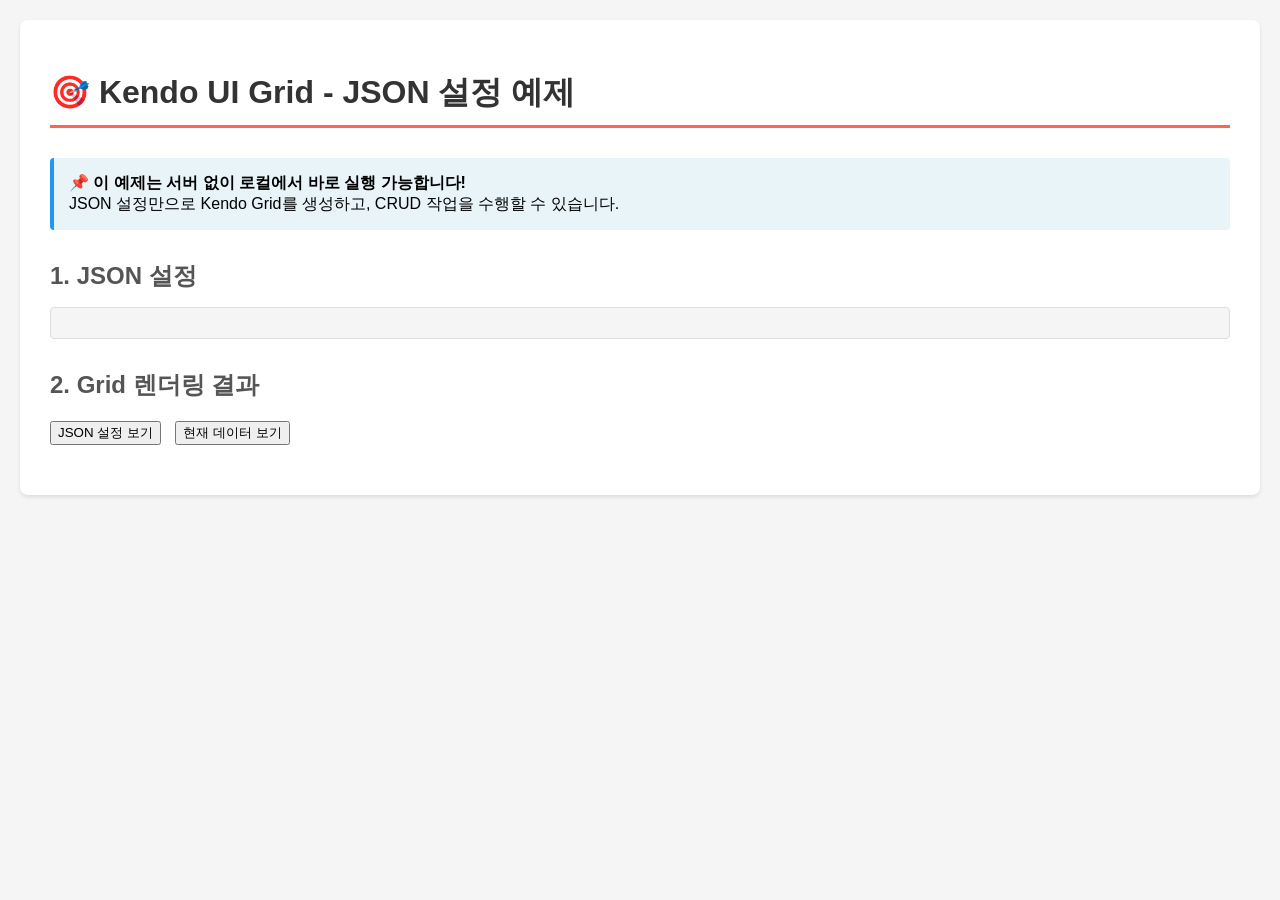
<file: examples/standalone-grid-example.html>
<!DOCTYPE html>
<html lang="ko">
<head>
    <meta charset="UTF-8">
    <meta name="viewport" content="width=device-width, initial-scale=1.0">
    <title>Kendo UI Grid - JSON 설정 예제 (Standalone)</title>

    <!-- Kendo UI CSS -->
    <link rel="stylesheet" href="https://kendo.cdn.telerik.com/2023.3.1114/styles/kendo.default-main.min.css" />

    <style>
        body {
            font-family: 'Segoe UI', Tahoma, Geneva, Verdana, sans-serif;
            margin: 0;
            padding: 20px;
            background-color: #f5f5f5;
        }

        .container {
            max-width: 1200px;
            margin: 0 auto;
            background-color: white;
            padding: 30px;
            border-radius: 8px;
            box-shadow: 0 2px 4px rgba(0, 0, 0, 0.1);
        }

        h1 {
            color: #333;
            border-bottom: 3px solid #ff6358;
            padding-bottom: 10px;
            margin-bottom: 30px;
        }

        h2 {
            color: #555;
            margin-top: 30px;
            margin-bottom: 15px;
        }

        .info-box {
            background-color: #e8f4f8;
            border-left: 4px solid #2196F3;
            padding: 15px;
            margin: 20px 0;
            border-radius: 4px;
        }

        .code-box {
            background-color: #f5f5f5;
            border: 1px solid #ddd;
            padding: 15px;
            margin: 15px 0;
            border-radius: 4px;
            overflow-x: auto;
        }

        pre {
            margin: 0;
            white-space: pre-wrap;
            word-wrap: break-word;
        }

        .k-grid {
            margin-top: 20px;
        }

        .k-grid-header {
            background-color: #ff6358;
        }

        .k-grid-header .k-header {
            background-color: #ff6358;
            color: white;
            font-weight: 600;
            border-color: #e55347;
        }

        .k-grid tbody tr:hover {
            background-color: #fff5f4;
        }

        .button-container {
            margin: 20px 0;
        }

        .k-button {
            margin-right: 10px;
        }
    </style>
</head>
<body>
    <div class="container">
        <h1>🎯 Kendo UI Grid - JSON 설정 예제</h1>

        <div class="info-box">
            <strong>📌 이 예제는 서버 없이 로컬에서 바로 실행 가능합니다!</strong><br>
            JSON 설정만으로 Kendo Grid를 생성하고, CRUD 작업을 수행할 수 있습니다.
        </div>

        <h2>1. JSON 설정</h2>
        <div class="code-box">
            <pre id="jsonConfig"></pre>
        </div>

        <h2>2. Grid 렌더링 결과</h2>
        <div class="button-container">
            <button class="k-button k-button-solid-primary" onclick="showConfig()">JSON 설정 보기</button>
            <button class="k-button k-button-solid-base" onclick="showData()">현재 데이터 보기</button>
        </div>
        <div id="employeeGrid"></div>
    </div>

    <!-- jQuery -->
    <script src="https://code.jquery.com/jquery-3.7.0.min.js"></script>

    <!-- Kendo UI JS -->
    <script src="https://kendo.cdn.telerik.com/2023.3.1114/js/kendo.all.min.js"></script>

    <!-- Kendo UI 한국어 -->
    <script src="https://kendo.cdn.telerik.com/2023.3.1114/js/messages/kendo.messages.ko-KR.min.js"></script>

    <script>
        // Kendo UI 한국어 설정
        kendo.culture("ko-KR");

        // JSON 설정 데이터
        const gridConfig = {
            "id": "employeeGrid",
            "title": "직원 관리",
            "columns": [
                {
                    "field": "id",
                    "title": "ID",
                    "width": 80,
                    "editable": false
                },
                {
                    "field": "name",
                    "title": "이름",
                    "width": 150,
                    "editable": true
                },
                {
                    "field": "email",
                    "title": "이메일",
                    "width": 200,
                    "editable": true
                },
                {
                    "field": "department",
                    "title": "부서",
                    "width": 150,
                    "editable": true
                },
                {
                    "field": "salary",
                    "title": "급여",
                    "type": "number",
                    "width": 120,
                    "format": "{0:c}",
                    "editable": true
                },
                {
                    "field": "hireDate",
                    "title": "입사일",
                    "type": "date",
                    "width": 120,
                    "format": "{0:yyyy-MM-dd}",
                    "editable": true
                }
            ],
            "options": {
                "pageable": true,
                "sortable": true,
                "filterable": true,
                "editable": true,
                "editMode": "popup",
                "height": "550px",
                "resizable": true,
                "reorderable": true
            }
        };

        // Mock 데이터
        const mockData = [
            {"id": 1, "name": "김철수", "email": "kim@example.com", "department": "개발팀", "salary": 5500000, "hireDate": new Date("2020-01-15")},
            {"id": 2, "name": "이영희", "email": "lee@example.com", "department": "디자인팀", "salary": 4800000, "hireDate": new Date("2020-03-20")},
            {"id": 3, "name": "박민수", "email": "park@example.com", "department": "개발팀", "salary": 6000000, "hireDate": new Date("2019-05-10")},
            {"id": 4, "name": "최지은", "email": "choi@example.com", "department": "마케팅팀", "salary": 5000000, "hireDate": new Date("2021-02-01")},
            {"id": 5, "name": "정현우", "email": "jung@example.com", "department": "인사팀", "salary": 5200000, "hireDate": new Date("2020-07-15")},
            {"id": 6, "name": "강민지", "email": "kang@example.com", "department": "개발팀", "salary": 5800000, "hireDate": new Date("2019-11-20")},
            {"id": 7, "name": "윤서연", "email": "yoon@example.com", "department": "디자인팀", "salary": 4900000, "hireDate": new Date("2021-04-10")},
            {"id": 8, "name": "임동현", "email": "lim@example.com", "department": "마케팅팀", "salary": 5100000, "hireDate": new Date("2020-09-05")},
            {"id": 9, "name": "한지훈", "email": "han@example.com", "department": "개발팀", "salary": 6200000, "hireDate": new Date("2018-12-01")},
            {"id": 10, "name": "조수진", "email": "jo@example.com", "department": "인사팀", "salary": 5300000, "hireDate": new Date("2021-06-15")},
            {"id": 11, "name": "신예은", "email": "shin@example.com", "department": "디자인팀", "salary": 5000000, "hireDate": new Date("2020-10-20")},
            {"id": 12, "name": "배준호", "email": "bae@example.com", "department": "개발팀", "salary": 5700000, "hireDate": new Date("2019-08-15")},
            {"id": 13, "name": "홍서윤", "email": "hong@example.com", "department": "마케팅팀", "salary": 5200000, "hireDate": new Date("2021-01-10")},
            {"id": 14, "name": "송민호", "email": "song@example.com", "department": "개발팀", "salary": 6100000, "hireDate": new Date("2019-03-25")},
            {"id": 15, "name": "문채원", "email": "moon@example.com", "department": "인사팀", "salary": 5400000, "hireDate": new Date("2020-12-05")}
        ];

        let nextId = 16;

        // JSON 설정 표시
        document.getElementById('jsonConfig').textContent = JSON.stringify(gridConfig, null, 2);

        // Grid 생성 함수
        function createGridFromJson(config, data) {
            const container = $('#' + config.id);

            // 컬럼 설정
            const columns = config.columns.map(function(col) {
                return {
                    field: col.field,
                    title: col.title,
                    width: col.width,
                    format: col.format,
                    editable: col.editable,
                    editor: col.type === 'date' ? function(container, options) {
                        $('<input name="' + options.field + '"/>')
                            .appendTo(container)
                            .kendoDatePicker({
                                format: "yyyy-MM-dd"
                            });
                    } : col.field === 'department' ? function(container, options) {
                        $('<input name="' + options.field + '"/>')
                            .appendTo(container)
                            .kendoDropDownList({
                                dataSource: ["개발팀", "디자인팀", "마케팅팀", "인사팀"]
                            });
                    } : undefined
                };
            });

            // 편집 도구 컬럼 추가
            if (config.options.editable) {
                columns.push({ command: ["edit", "destroy"], title: "작업", width: "200px" });
            }

            // DataSource 생성
            const dataSource = new kendo.data.DataSource({
                data: data,
                pageSize: 10,
                schema: {
                    model: {
                        id: "id",
                        fields: {
                            id: { type: "number", editable: false },
                            name: { type: "string", validation: { required: true } },
                            email: { type: "string", validation: { required: true, email: true } },
                            department: { type: "string" },
                            salary: { type: "number" },
                            hireDate: { type: "date" }
                        }
                    }
                }
            });

            // Grid 옵션
            const gridOptions = {
                dataSource: dataSource,
                columns: columns,
                pageable: config.options.pageable ? {
                    refresh: true,
                    pageSizes: [5, 10, 20, 50],
                    buttonCount: 5
                } : false,
                sortable: config.options.sortable,
                filterable: config.options.filterable,
                resizable: config.options.resizable,
                reorderable: config.options.reorderable,
                height: config.options.height,
                toolbar: config.options.editable ? ["create"] : null,
                editable: config.options.editable ? config.options.editMode : false,
                edit: function(e) {
                    // 새로운 레코드인 경우 ID 자동 할당
                    if (e.model.isNew()) {
                        e.model.set("id", nextId++);
                    }
                }
            };

            // Grid 생성
            container.kendoGrid(gridOptions);

            return container.data('kendoGrid');
        }

        // 페이지 로드 시 Grid 생성
        $(document).ready(function() {
            createGridFromJson(gridConfig, mockData);
        });

        // JSON 설정 보기
        function showConfig() {
            kendo.alert('<pre style="max-height:400px;overflow:auto;">' +
                JSON.stringify(gridConfig, null, 2) + '</pre>');
        }

        // 현재 데이터 보기
        function showData() {
            const grid = $('#employeeGrid').data('kendoGrid');
            const data = grid.dataSource.data();
            const simpleData = data.map(item => ({
                id: item.id,
                name: item.name,
                email: item.email,
                department: item.department,
                salary: item.salary,
                hireDate: kendo.toString(item.hireDate, 'yyyy-MM-dd')
            }));
            kendo.alert('<pre style="max-height:400px;overflow:auto;">' +
                JSON.stringify(simpleData, null, 2) + '</pre>');
        }
    </script>
</body>
</html>
</file>
<file: src/main/webapp/css/styles.css>
/* Kendo JSON UI 스타일 */

body {
    font-family: 'Segoe UI', Tahoma, Geneva, Verdana, sans-serif;
    margin: 0;
    padding: 20px;
    background-color: #f5f5f5;
}

.container {
    max-width: 1200px;
    margin: 0 auto;
    background-color: white;
    padding: 30px;
    border-radius: 8px;
    box-shadow: 0 2px 4px rgba(0, 0, 0, 0.1);
}

h1 {
    color: #333;
    border-bottom: 3px solid #ff6358;
    padding-bottom: 10px;
    margin-bottom: 30px;
}

h2 {
    color: #555;
    margin-top: 30px;
    margin-bottom: 15px;
    font-size: 1.5em;
}

h3 {
    color: #666;
    margin-bottom: 20px;
}

.section {
    margin-bottom: 50px;
}

.grid-container,
.chart-container,
.form-container {
    margin-bottom: 30px;
}

/* Grid 스타일 */
.k-grid {
    border-radius: 4px;
    overflow: hidden;
}

.k-grid-header {
    background-color: #ff6358;
    color: white;
}

.k-grid-header .k-header {
    background-color: #ff6358;
    color: white;
    font-weight: 600;
    border-color: #e55347;
}

.k-grid tbody tr:hover {
    background-color: #fff5f4;
}

/* Chart 스타일 */
.chart-container {
    padding: 20px;
    background-color: #fafafa;
    border-radius: 4px;
}

/* Form 스타일 */
.k-form {
    max-width: 600px;
    margin: 0 auto;
}

.k-form-field {
    margin-bottom: 20px;
}

.k-form-label {
    display: block;
    margin-bottom: 8px;
    font-weight: 500;
    color: #333;
}

.k-required {
    color: #ff6358;
    margin-left: 4px;
}

.k-form-field-wrap {
    position: relative;
}

.k-form-field-wrap input,
.k-form-field-wrap textarea,
.k-form-field-wrap select {
    width: 100%;
    box-sizing: border-box;
}

.k-form-buttons {
    margin-top: 30px;
    text-align: right;
}

.k-form-buttons button {
    margin-left: 10px;
}

.k-button-solid-primary {
    background-color: #ff6358;
    border-color: #ff6358;
}

.k-button-solid-primary:hover {
    background-color: #e55347;
    border-color: #e55347;
}

/* Edit Form 스타일 */
.k-edit-form-container {
    padding: 20px;
}

.k-edit-label {
    width: 30%;
    text-align: right;
    padding-right: 15px;
    font-weight: 500;
}

.k-edit-field {
    width: 70%;
}

/* Responsive */
@media (max-width: 768px) {
    .container {
        padding: 15px;
    }

    .k-edit-label {
        width: 100%;
        text-align: left;
        padding-right: 0;
        margin-bottom: 5px;
    }

    .k-edit-field {
        width: 100%;
    }

    .k-form {
        max-width: 100%;
    }
}

/* 로딩 애니메이션 */
.loading {
    text-align: center;
    padding: 50px;
    color: #999;
}

.loading::after {
    content: '로딩 중...';
    animation: loading 1.5s infinite;
}

@keyframes loading {
    0%, 100% { opacity: 0.5; }
    50% { opacity: 1; }
}

/* 에러 메시지 */
.error-message {
    background-color: #ffe6e6;
    color: #cc0000;
    padding: 15px;
    border-radius: 4px;
    margin: 20px 0;
    border-left: 4px solid #cc0000;
}

/* 성공 메시지 */
.success-message {
    background-color: #e6ffe6;
    color: #006600;
    padding: 15px;
    border-radius: 4px;
    margin: 20px 0;
    border-left: 4px solid #006600;
}

/* Dashboard 레이아웃 */
.dashboard {
    display: grid;
    grid-template-columns: repeat(auto-fit, minmax(500px, 1fr));
    gap: 30px;
    margin-top: 30px;
}

.dashboard-item {
    background-color: white;
    padding: 20px;
    border-radius: 8px;
    box-shadow: 0 2px 4px rgba(0, 0, 0, 0.1);
}

/* Tab 스타일 */
.tabs {
    margin-bottom: 30px;
}

.tab-button {
    padding: 10px 20px;
    background-color: #f0f0f0;
    border: none;
    cursor: pointer;
    font-size: 16px;
    transition: background-color 0.3s;
}

.tab-button:hover {
    background-color: #e0e0e0;
}

.tab-button.active {
    background-color: #ff6358;
    color: white;
}

.tab-content {
    display: none;
    padding: 20px;
    border: 1px solid #ddd;
    border-top: none;
}

.tab-content.active {
    display: block;
}
</file>
